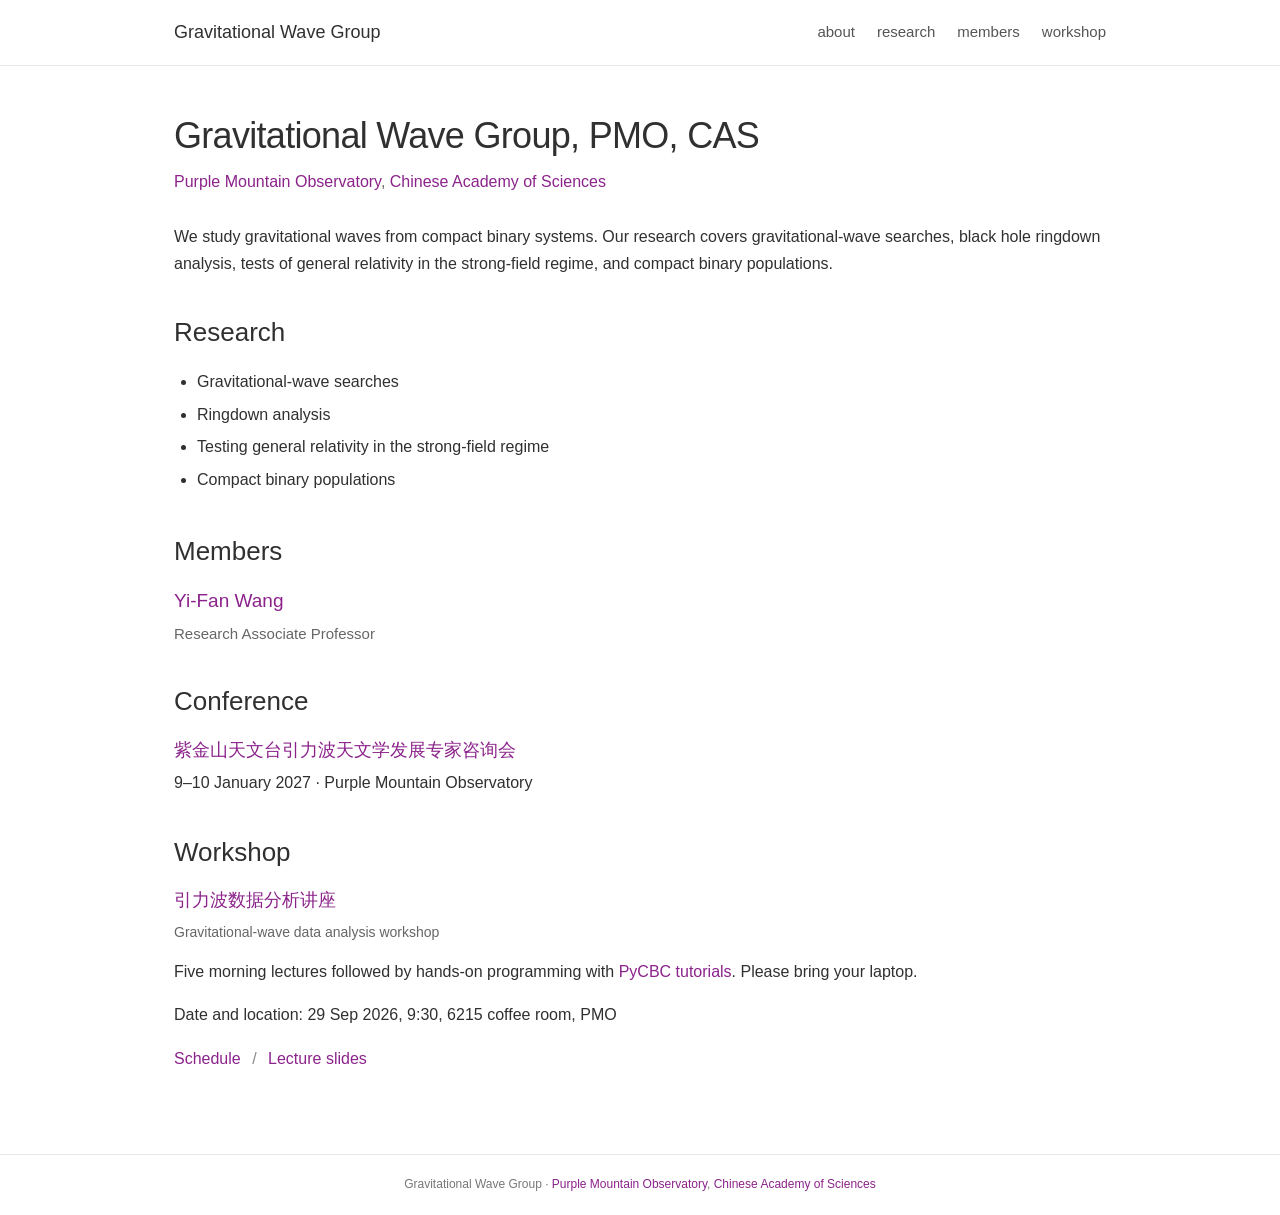
<file: site/index.html>
<!doctype html>
<html lang="en">
<head><meta charset="utf-8"><meta name="viewport" content="width=device-width, initial-scale=1"><title>Gravitational Wave Group, PMO, CAS</title><meta name="description" content="Gravitational-wave research at Purple Mountain Observatory, Chinese Academy of Sciences. Research, members and workshop materials."><link rel="stylesheet" href="./assets/style.css"><link rel="icon" href="./assets/favicon.svg"></head>
<body><header><div class="nav"><a class="brand" href="./">Gravitational Wave Group</a><nav aria-label="Main navigation"><a href="./">about</a><a href="./#research">research</a><a href="./#members">members</a><a href="./workshop/">workshop</a></nav></div></header><main><article>
<h1>Gravitational Wave Group, PMO, CAS</h1>
<p class="affiliation"><a href="https://english.pmo.cas.cn/">Purple Mountain Observatory</a>, <a href="https://english.cas.cn/">Chinese Academy of Sciences</a></p>
<p>We study gravitational waves from compact binary systems. Our research covers gravitational-wave searches, black hole ringdown analysis, tests of general relativity in the strong-field regime, and compact binary populations.</p>
<section id="research"><h2>Research</h2><ul class="research-list"><li>Gravitational-wave searches</li><li>Ringdown analysis</li><li>Testing general relativity in the strong-field regime</li><li>Compact binary populations</li></ul></section>
<section id="members"><h2>Members</h2><div class="member"><h3><a href="https://yi-fan-wang.github.io/">Yi-Fan Wang</a></h3><p>Research Associate Professor</p></div></section>
<section id="meetings"><h2>Conference</h2><h3><a lang="zh-CN" href="meeting-2027/">紫金山天文台引力波天文学发展专家咨询会</a></h3><p>9–10 January 2027 · Purple Mountain Observatory</p></section>
<section id="workshop"><h2>Workshop</h2><h3><a href="workshop/">引力波数据分析讲座</a></h3><p class="subtle">Gravitational-wave data analysis workshop</p><p>Five morning lectures followed by hands-on programming with <a href="https://github.com/gwastro/PyCBC-Tutorials">PyCBC tutorials</a>. Please bring your laptop.</p><p>Date and location: 29 Sep 2026, 9:30, 6215 coffee room, PMO</p><p><a href="workshop/">Schedule</a><span class="sep"> / </span><a href="workshop/#materials">Lecture slides</a></p></section>
</article></main><footer>Gravitational Wave Group · <a href="https://english.pmo.cas.cn/">Purple Mountain Observatory</a>, <a href="https://english.cas.cn/">Chinese Academy of Sciences</a></footer></body></html>
</file>
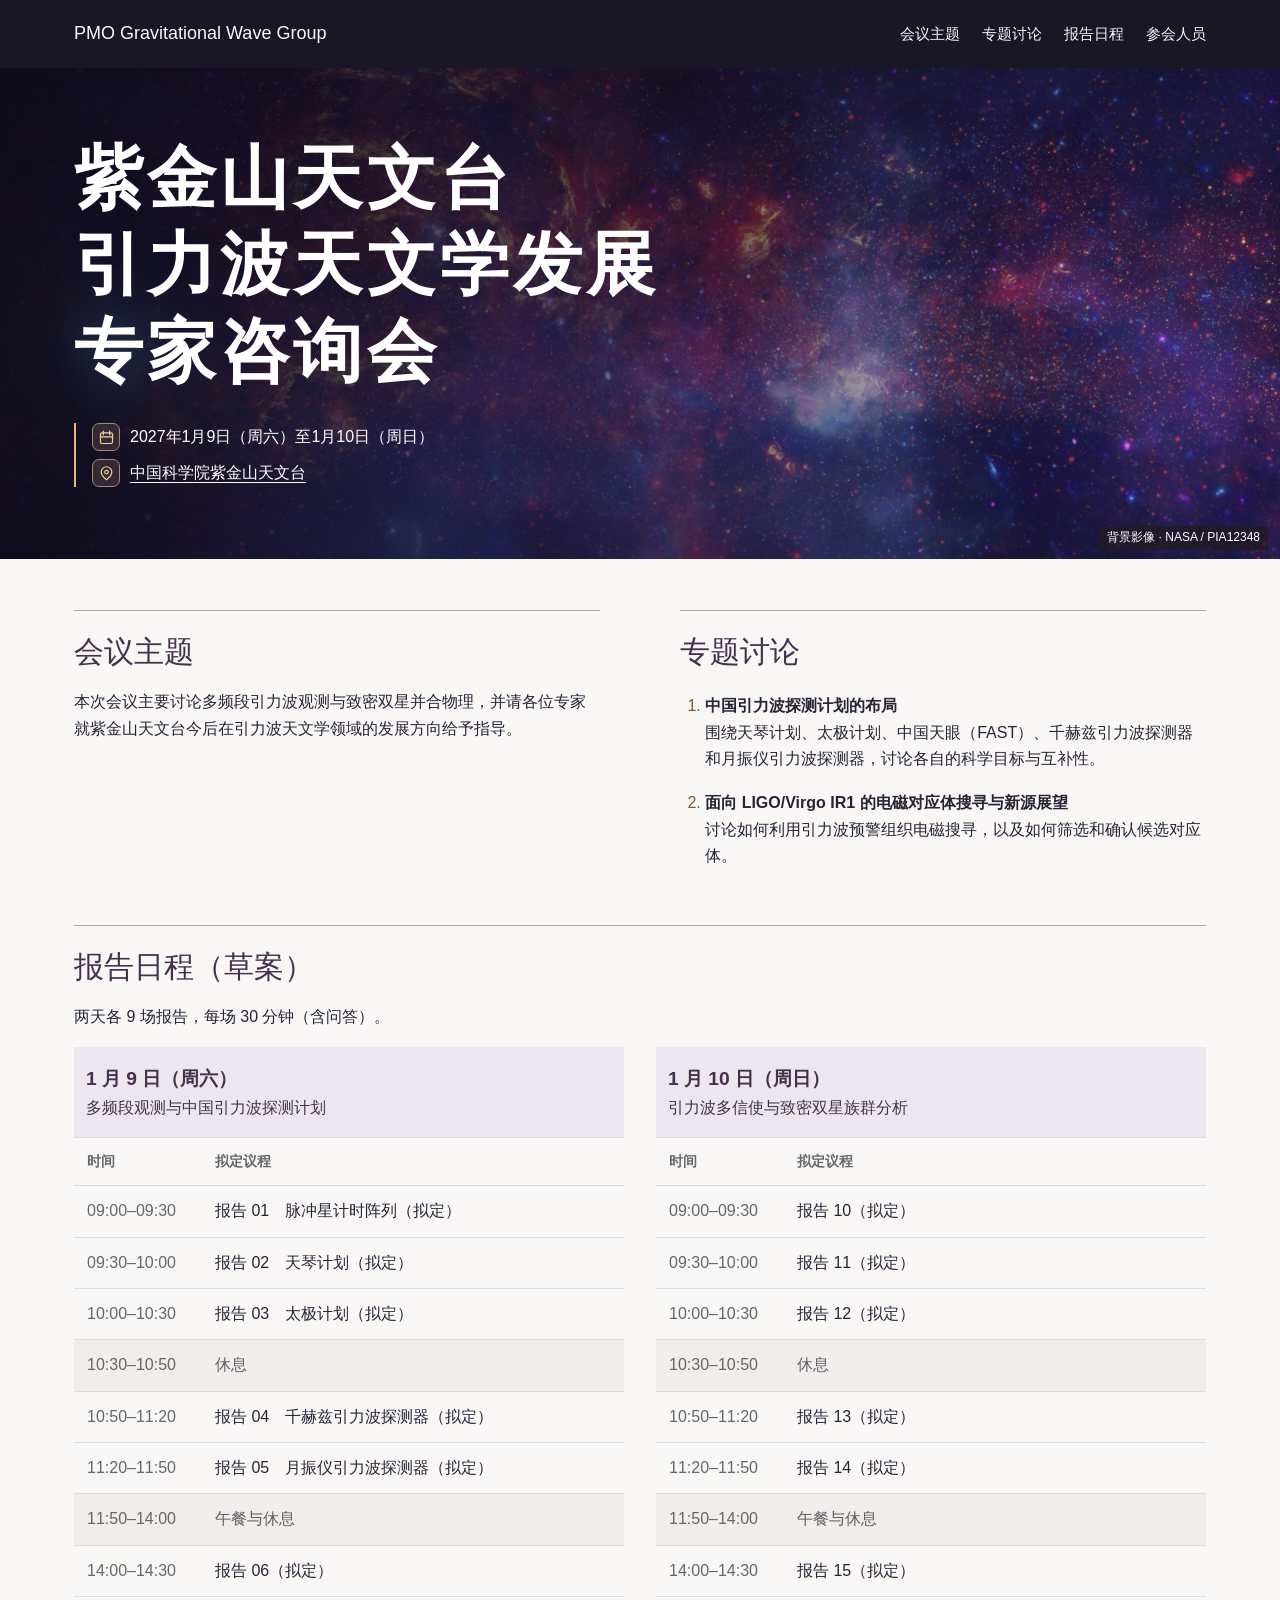
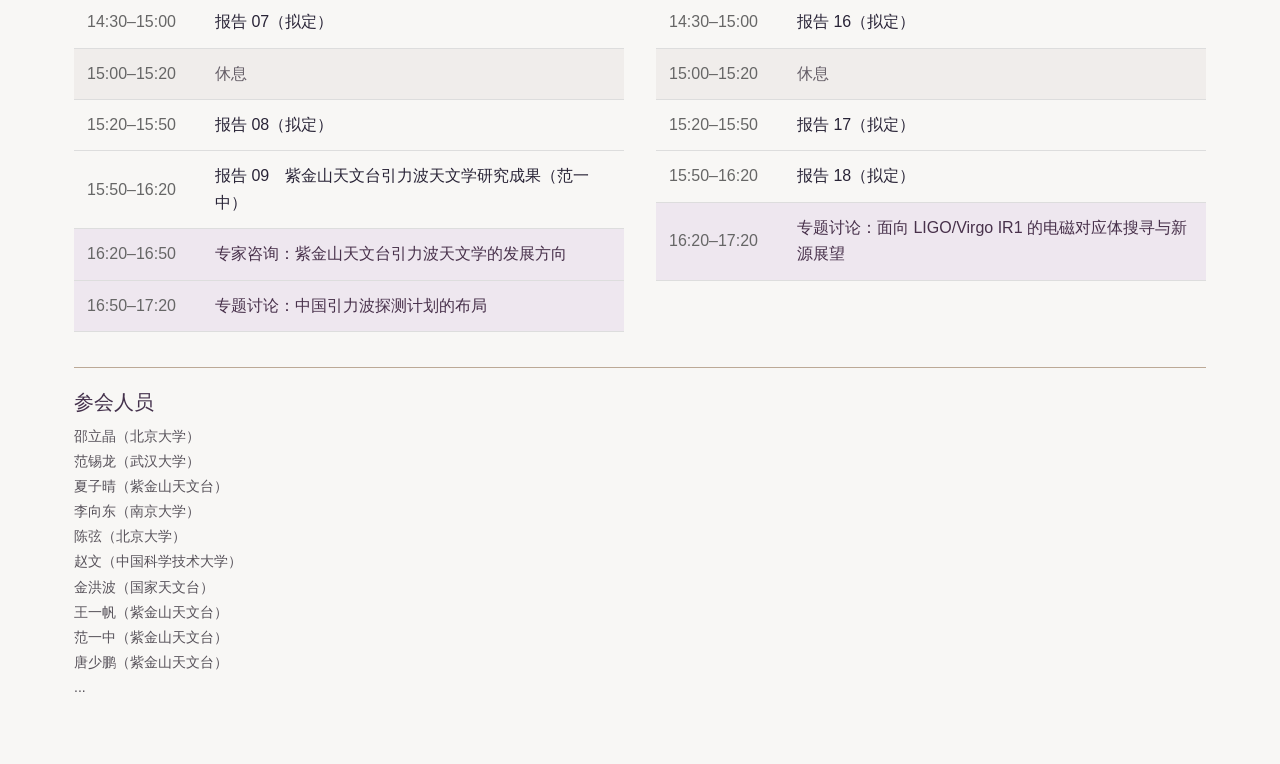
<file: site/meeting-2027/index.html>
<!doctype html>
<html lang="zh-CN">
<head>
<meta charset="utf-8">
<meta name="viewport" content="width=device-width, initial-scale=1">
<title>紫金山天文台引力波天文学发展专家咨询会</title>
<link rel="stylesheet" href="../assets/style.css">
<link rel="stylesheet" href="meeting.css">
</head>
<body>
<header><div class="nav"><a class="brand" href="../">PMO Gravitational Wave Group</a>
<nav aria-label="会议导航"><a href="#topics">会议主题</a><a href="#discussions">专题讨论</a><a href="#program">报告日程</a><a href="#people">参会人员</a></nav></div></header>
<main><div class="poster"><div class="poster-inner">
<h1>紫金山天文台<br>引力波天文学发展<br>专家咨询会</h1>
<div class="meeting-info"><p><span class="info-badge" aria-hidden="true"><svg viewBox="0 0 24 24" fill="none" stroke="currentColor" stroke-width="1.7" stroke-linecap="round" stroke-linejoin="round"><rect x="3.5" y="5.5" width="17" height="15" rx="2"/><path d="M7.5 3v5m9-5v5M4 11h16"/></svg></span><span><time datetime="2027-01-09">2027年1月9日（周六）</time>至<time datetime="2027-01-10">1月10日（周日）</time></span></p>
<p><span class="info-badge" aria-hidden="true"><svg viewBox="0 0 24 24" fill="none" stroke="currentColor" stroke-width="1.7" stroke-linecap="round" stroke-linejoin="round"><path d="M19.5 10c0 5-7.5 11-7.5 11S4.5 15 4.5 10a7.5 7.5 0 1 1 15 0Z"/><circle cx="12" cy="10" r="2.5"/></svg></span><a href="https://english.pmo.cas.cn/about/contact/">中国科学院紫金山天文台</a></p></div>
</div><a class="credit" href="https://images.nasa.gov/details/PIA12348">背景影像 · NASA / PIA12348</a></div>
<article>
<section id="topics"><h2>会议主题</h2>
<p>本次会议主要讨论多频段引力波观测与致密双星并合物理，并请各位专家就紫金山天文台今后在引力波天文学领域的发展方向给予指导。</p></section>
<section id="discussions"><h2>专题讨论</h2>
<ol>
  <li><strong>中国引力波探测计划的布局</strong><br>围绕天琴计划、太极计划、中国天眼（FAST）、千赫兹引力波探测器和月振仪引力波探测器，讨论各自的科学目标与互补性。</li>
  <li><strong>面向 LIGO/Virgo IR1 的电磁对应体搜寻与新源展望</strong><br>讨论如何利用引力波预警组织电磁搜寻，以及如何筛选和确认候选对应体。</li>
</ol></section>
<section id="program"><h2>报告日程（草案）</h2>
<p>两天各 9 场报告，每场 30 分钟（含问答）。</p>
<div class="days">
  <table><caption><strong>1 月 9 日（周六）</strong><br>多频段观测与中国引力波探测计划</caption>
    <thead><tr><th scope="col">时间</th><th scope="col">拟定议程</th></tr></thead>
    <tbody>
      <tr class="talk"><td>09:00–09:30</td><td>报告 01　脉冲星计时阵列（拟定）</td></tr>
      <tr class="talk"><td>09:30–10:00</td><td>报告 02　天琴计划（拟定）</td></tr>
      <tr class="talk"><td>10:00–10:30</td><td>报告 03　太极计划（拟定）</td></tr>
      <tr class="break"><td>10:30–10:50</td><td>休息</td></tr>
      <tr class="talk"><td>10:50–11:20</td><td>报告 04　千赫兹引力波探测器（拟定）</td></tr>
      <tr class="talk"><td>11:20–11:50</td><td>报告 05　月振仪引力波探测器（拟定）</td></tr>
      <tr class="break"><td>11:50–14:00</td><td>午餐与休息</td></tr>
      <tr class="talk"><td>14:00–14:30</td><td>报告 06（拟定）</td></tr>
      <tr class="talk"><td>14:30–15:00</td><td>报告 07（拟定）</td></tr>
      <tr class="break"><td>15:00–15:20</td><td>休息</td></tr>
      <tr class="talk"><td>15:20–15:50</td><td>报告 08（拟定）</td></tr>
      <tr class="talk"><td>15:50–16:20</td><td>报告 09　紫金山天文台引力波天文学研究成果（范一中）</td></tr>
      <tr class="discussion"><td>16:20–16:50</td><td>专家咨询：紫金山天文台引力波天文学的发展方向</td></tr>
      <tr class="discussion"><td>16:50–17:20</td><td>专题讨论：中国引力波探测计划的布局</td></tr>
    </tbody>
  </table>
  <table><caption><strong>1 月 10 日（周日）</strong><br>引力波多信使与致密双星族群分析</caption>
    <thead><tr><th scope="col">时间</th><th scope="col">拟定议程</th></tr></thead>
    <tbody>
      <tr class="talk"><td>09:00–09:30</td><td>报告 10（拟定）</td></tr>
      <tr class="talk"><td>09:30–10:00</td><td>报告 11（拟定）</td></tr>
      <tr class="talk"><td>10:00–10:30</td><td>报告 12（拟定）</td></tr>
      <tr class="break"><td>10:30–10:50</td><td>休息</td></tr>
      <tr class="talk"><td>10:50–11:20</td><td>报告 13（拟定）</td></tr>
      <tr class="talk"><td>11:20–11:50</td><td>报告 14（拟定）</td></tr>
      <tr class="break"><td>11:50–14:00</td><td>午餐与休息</td></tr>
      <tr class="talk"><td>14:00–14:30</td><td>报告 15（拟定）</td></tr>
      <tr class="talk"><td>14:30–15:00</td><td>报告 16（拟定）</td></tr>
      <tr class="break"><td>15:00–15:20</td><td>休息</td></tr>
      <tr class="talk"><td>15:20–15:50</td><td>报告 17（拟定）</td></tr>
      <tr class="talk"><td>15:50–16:20</td><td>报告 18（拟定）</td></tr>
      <tr class="discussion"><td>16:20–17:20</td><td>专题讨论：面向 LIGO/Virgo IR1 的电磁对应体搜寻与新源展望</td></tr>
    </tbody>
  </table>
</div></section>
<section id="people"><h2>参会人员</h2>
  <ul>
    <li>邵立晶（北京大学）</li>
    <li>范锡龙（武汉大学）</li>
    <li>夏子晴（紫金山天文台）</li>
    <li>李向东（南京大学）</li>
    <li>陈弦（北京大学）</li>
    <li>赵文（中国科学技术大学）</li>
    <li>金洪波（国家天文台）</li>
    <li>王一帆（紫金山天文台）</li>
    <li>范一中（紫金山天文台）</li>
    <li>唐少鹏（紫金山天文台）</li>
    <li>...</li>
  </ul>
</section>
</article></main></body></html>
</file>
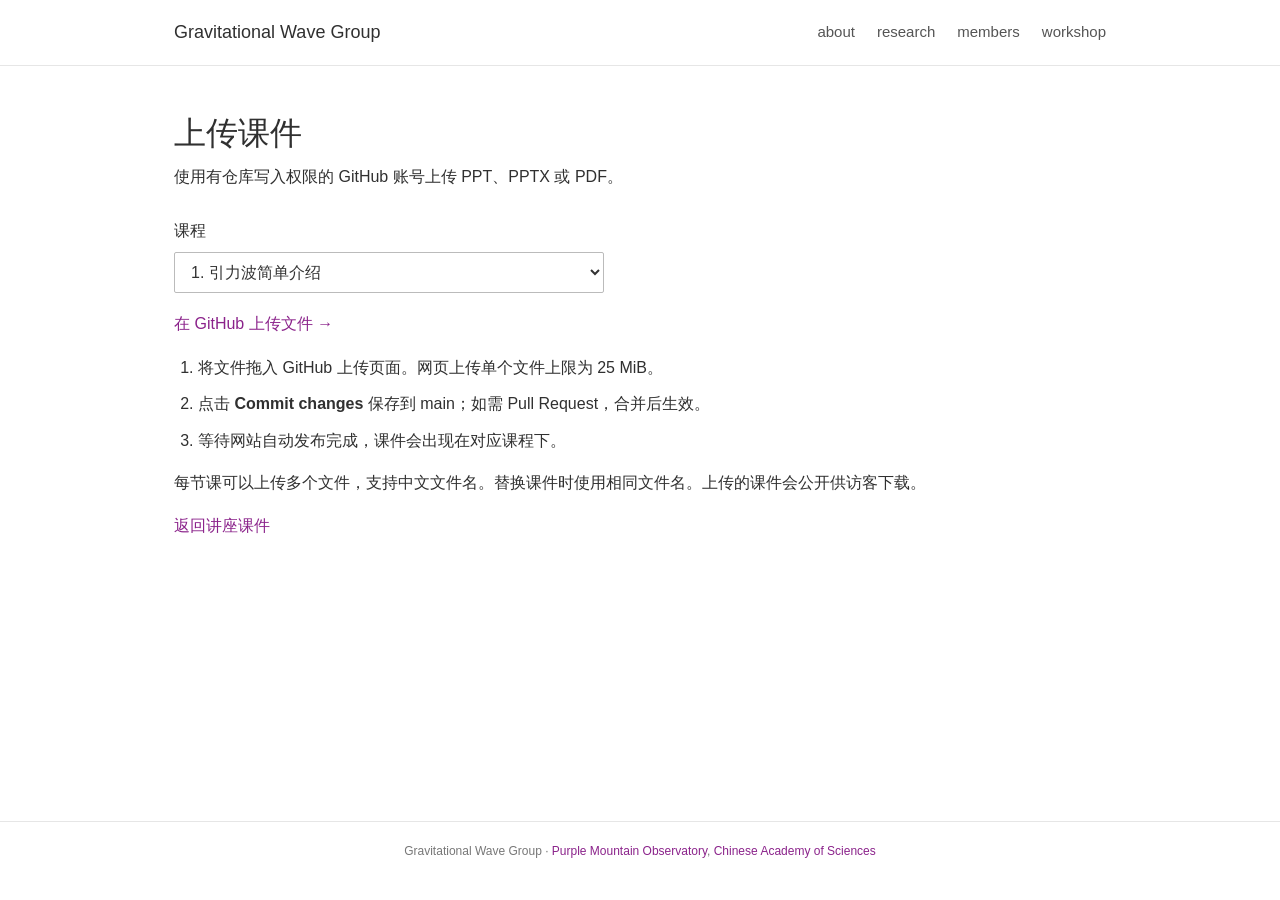
<file: site/workshop/upload.html>
<!doctype html>
<html lang="zh-CN">
<head><meta charset="utf-8"><meta name="viewport" content="width=device-width, initial-scale=1"><title>上传课件 | Gravitational Wave Group</title><meta name="description" content="上传讲座 PPT/PPTX/PDF。"><link rel="stylesheet" href="../assets/style.css"><link rel="icon" href="../assets/favicon.svg"></head>
<body><header><div class="nav"><a class="brand" href="../">Gravitational Wave Group</a><nav aria-label="Main navigation"><a href="../">about</a><a href="../#research">research</a><a href="../#members">members</a><a href="../workshop/">workshop</a></nav></div></header><main><article><h1 class="chinese-title">上传课件</h1><p>使用有仓库写入权限的 GitHub 账号上传 PPT、PPTX 或 PDF。</p><label for="course">课程</label><select id="course"><option value="01-introduction">1. 引力波简单介绍</option><option value="02-parameter-estimation">2. 参数估计</option><option value="03-population">3. 层级参数估计 / 族群分析</option><option value="04-searches">4. 引力波搜索</option><option value="05-electromagnetic-counterparts">5. 引力波电磁对应体（周浩）</option></select><p><a id="upload-link" href="https://github.com/pmo-gwaves/pmo-gwaves.github.io/upload/main/slides/01-introduction" target="_blank" rel="noopener noreferrer">在 GitHub 上传文件 →</a></p><ol><li>将文件拖入 GitHub 上传页面。网页上传单个文件上限为 25 MiB。</li><li>点击 <strong>Commit changes</strong> 保存到 main；如需 Pull Request，合并后生效。</li><li>等待网站自动发布完成，课件会出现在对应课程下。</li></ol><p>每节课可以上传多个文件，支持中文文件名。替换课件时使用相同文件名。上传的课件会公开供访客下载。</p><p><a href="./#materials">返回讲座课件</a></p></article></main><footer>Gravitational Wave Group · <a href="https://english.pmo.cas.cn/">Purple Mountain Observatory</a>, <a href="https://english.cas.cn/">Chinese Academy of Sciences</a></footer><script src="../assets/upload.js" defer></script></body></html>
</file>
<file: site/assets/style.css>
*{box-sizing:border-box}html{scroll-behavior:smooth;scroll-padding-top:30px}body{margin:0;background:#fff;color:#303030;font-family:Arial,"Helvetica Neue","PingFang SC","Microsoft YaHei",sans-serif;font-size:16px;line-height:1.65;font-weight:400}a{color:#8b238b;text-decoration:none}a:hover{text-decoration:underline}a:focus-visible,select:focus-visible,button:focus-visible{outline:2px solid #8b238b;outline-offset:4px}header{border-bottom:1px solid #e6e6e6}.nav{max-width:980px;margin:auto;min-height:65px;padding:12px 24px;display:flex;justify-content:space-between;align-items:center;gap:24px}.brand{font-size:18px;color:#303030}nav{display:flex;gap:22px;font-size:15px}nav a{color:#555}main{max-width:980px;margin:0 auto;padding:47px 24px 65px;min-height:calc(100vh - 145px)}h1{font-size:36px;line-height:1.3;letter-spacing:-.7px;font-weight:400;margin:0 0 9px}h2{font-size:26px;font-weight:400;line-height:1.4;margin:0 0 16px}h3{font-size:18px;font-weight:400;margin:0 0 5px}p{margin:0 0 17px}.affiliation{font-size:16px;color:#686868;margin-bottom:29px}.subtle{font-size:14px;color:#666;margin:0 0 15px}section{margin-top:37px}.research-list{padding-left:23px;margin:0}.research-list li{padding:3px 0}.member{margin:0 0 12px}.member h3{font-size:19px}.member p{color:#666;font-size:15px;margin:0}.sep{color:#888;padding:0 7px}footer{border-top:1px solid #e6e6e6;text-align:center;font-size:12px;color:#777;padding:20px 24px}.chinese-title{font-size:32px;letter-spacing:0}.event-details{margin:0 0 24px}.event-details div{display:flex;gap:28px;margin:5px 0}.event-details dt{font-weight:600}.event-details dd{margin:0}table{width:100%;border-collapse:collapse;font-size:16px;text-align:left}th,td{padding:12px 13px;border-bottom:1px solid #ddd}thead th{font-size:14px;font-weight:600;color:#666;border-top:1px solid #ddd}tbody th{font-weight:400}td:first-child{width:70px;color:#666}.section-heading{display:flex;align-items:baseline;justify-content:space-between;gap:20px}.section-heading h2{margin-bottom:0}.small{font-size:14px}.lecture{margin-top:24px}.lecture h3{font-size:17px}.empty{font-size:14px;color:#777;margin:6px 0}.file-list{margin:8px 0;padding-left:21px}.file-list li{padding:3px 0}.file-link{display:inline-flex;align-items:baseline;gap:15px;max-width:100%;overflow-wrap:anywhere}.file-link small{font-size:12px;color:#777;white-space:nowrap}.status{font-size:14px;padding:14px 0;color:#777}.retry{margin-left:12px;background:white;border:1px solid #999;border-radius:2px;padding:3px 10px;color:#555;cursor:pointer}label{display:block;margin:28px 0 8px}select{font:inherit;color:#333;background:#fff;padding:10px 12px;border:1px solid #bbb;max-width:100%;width:430px;margin-bottom:18px;border-radius:2px}ol{padding-left:24px}ol li{margin-bottom:10px}.sr-only{position:absolute;width:1px;height:1px;overflow:hidden;clip:rect(0,0,0,0)}@media(max-width:650px){.nav{align-items:flex-start;flex-direction:column;gap:10px;padding:15px 22px}nav{gap:22px;flex-wrap:wrap}main{padding:32px 22px 46px}h1{font-size:29px;letter-spacing:-.4px}h2{font-size:24px}.chinese-title{font-size:27px}th,td{padding:10px 7px}td:first-child{width:38px}table{font-size:15px}.affiliation{font-size:15px}footer{font-size:12px}section{margin-top:30px}}@media(prefers-reduced-motion:reduce){html{scroll-behavior:auto}}
</file>
<file: site/meeting-2027/meeting.css>
body {background:#f8f7f5;color:#282336}
header {background:#191625;border:0}
.nav {max-width:1180px;min-height:68px}
.nav a {color:#faf6ff}
.nav nav a:hover {color:#f9d49a}
main {max-width:none;padding:0}
.poster {position:relative;color:white;background:#171326 url("sky.jpg") center 48% / cover no-repeat;isolation:isolate}
.poster::before {content:"";position:absolute;inset:0;z-index:-1;background:linear-gradient(95deg,rgba(13,11,28,.94),rgba(23,14,32,.68) 46%,rgba(15,11,25,.12))}
.poster-inner {max-width:1180px;margin:auto;padding:68px 24px 64px}
h1,h2 {font-family:"Songti SC","Noto Serif CJK SC",serif}
h1 {font-size:clamp(38px,5.4vw,74px);line-height:1.25;font-weight:600;letter-spacing:.06em}
.meeting-info {margin-top:28px;border-left:2px solid #eab868;padding-left:16px}
.meeting-info p {display:flex;align-items:center;gap:10px;margin:8px 0}
.info-badge {display:grid;place-items:center;flex:none;width:28px;height:28px;border-radius:7px;background:#342934;color:#f4d097;border:1px solid #a48b73}
.info-badge svg {width:17px;height:17px}
.meeting-info a {color:white;text-decoration:underline;text-underline-offset:4px}
.credit {position:absolute;right:12px;bottom:9px;color:white;background:#211a27c9;padding:2px 8px;font-size:12px}
article {max-width:1180px;margin:auto;padding:16px 24px 64px;display:grid;grid-template-columns:1fr 1fr;column-gap:7%}
article section {border-top:1px solid #bca996;padding:20px 0 0;margin-top:35px;scroll-margin-top:20px}
h2 {font-size:30px;color:#44314c}
ol {padding-left:1.6em}
li {padding:4px 0}
li::marker {color:#80592e}
#program, #people {grid-column:1 / -1}
#people h2 {font-size:20px;margin-bottom:8px}
#people ul {list-style:none;margin:0;padding:0;font-size:14px;color:#57525a}
#people li {padding:1px 0}
.days {display:grid;grid-template-columns:repeat(2,minmax(0,1fr));gap:32px;align-items:start}
.days caption {text-align:left;padding:16px 12px;background:#ece7ee;color:#44314c}
.days caption strong {font-size:1.2rem}
.days td:first-child {width:8em;white-space:nowrap;font-variant-numeric:tabular-nums}
.days .break {color:#645d66;background:#f0edeb}
.days .discussion {color:#48314b;background:#eee7ef}
@media(max-width:850px){.days {grid-template-columns:1fr}}
@media(max-width:700px){
  .nav {align-items:flex-start;flex-direction:column;gap:8px}
  nav {gap:15px}
  .poster-inner {padding:45px 22px 55px}
  article {grid-template-columns:1fr}
}

.days .session th {text-align:left; font-size:0.95rem; font-weight:600; color:#44314c; background:#f1edf3;}
</file>
